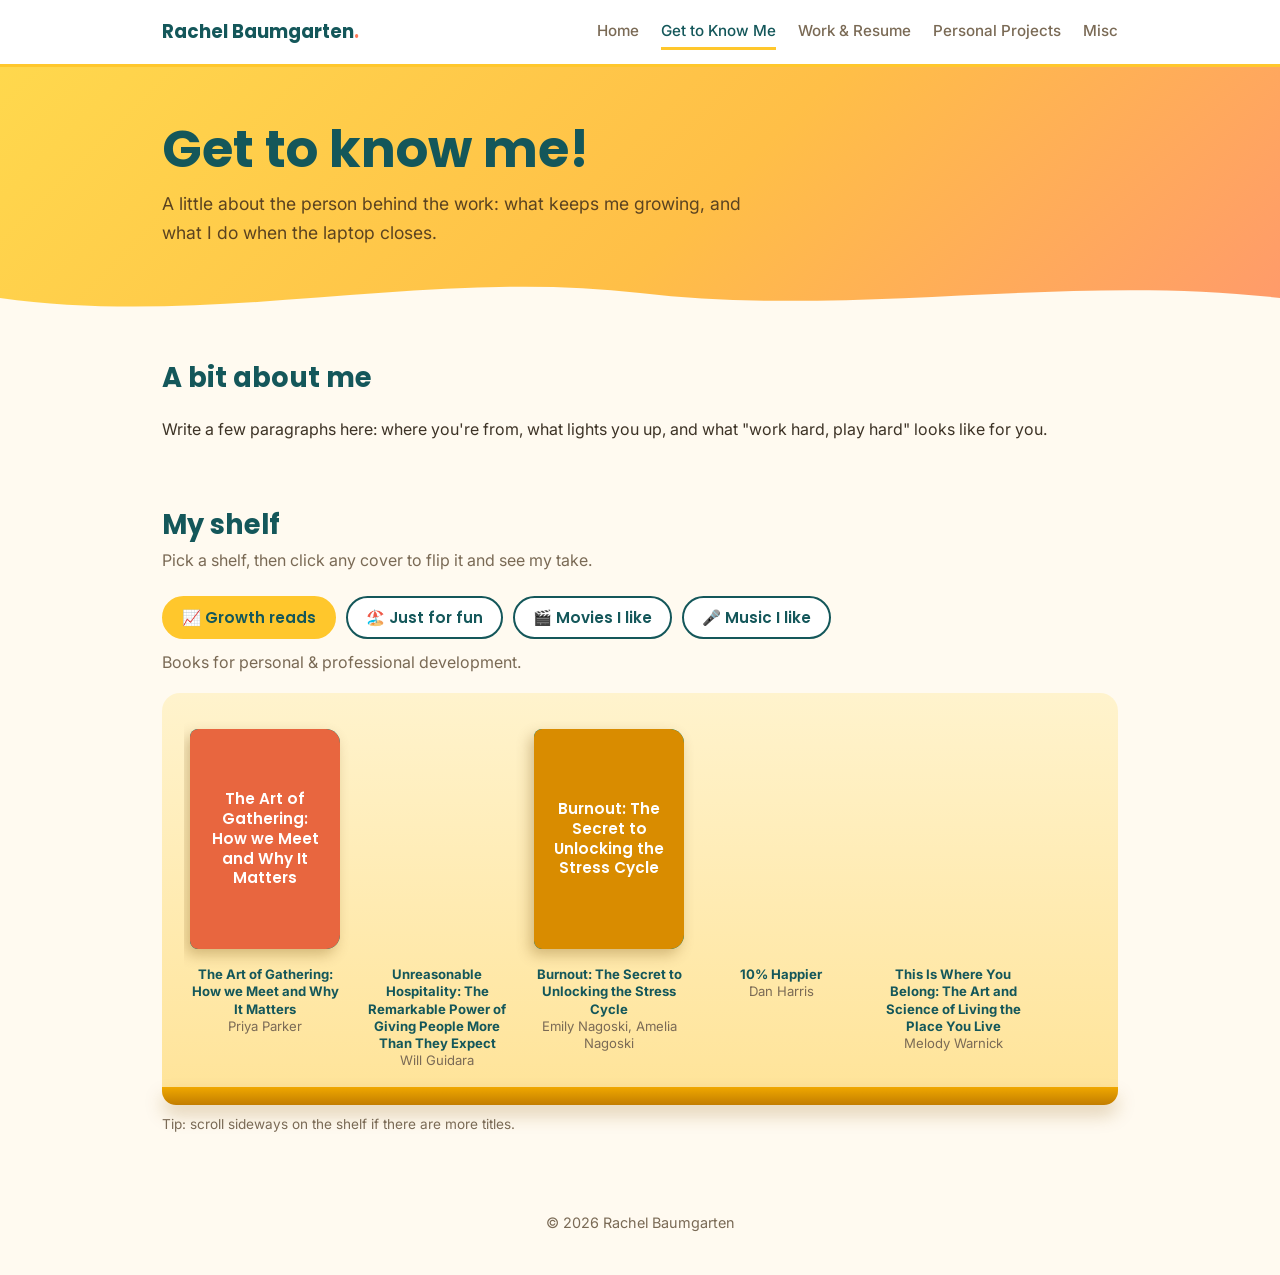
<file: about.html>
<!DOCTYPE html>
<html lang="en">
<head>
  <meta charset="UTF-8">
  <meta name="viewport" content="width=device-width, initial-scale=1">
  <title>Get to Know Me | Rachel Baumgarten</title>
  <link rel="preconnect" href="https://fonts.googleapis.com">
  <link href="https://fonts.googleapis.com/css2?family=Inter:wght@400;500;600&family=Poppins:wght@500;600;700&display=swap" rel="stylesheet">
  <link rel="stylesheet" href="style.css">
</head>
<body>
  <header>
    <nav>
      <span class="brand">Rachel Baumgarten<span>.</span></span>
      <a href="index.html">Home</a>
      <a href="about.html" class="active">Get to Know Me</a>
      <a href="resume.html">Work &amp; Resume</a>
      <a href="projects.html">Personal Projects</a>
      <a href="misc.html">Misc</a>
    </nav>
  </header>

  <main>
    <section class="page-hero">
      <div class="wrap">
        <h1>Get to know me!</h1>
        <!-- ✏️ A one-line welcome -->
        <p>A little about the person behind the work: what keeps me growing, and what I do when the laptop closes.</p>
      </div>
    </section>
    <svg class="wave" viewBox="0 0 1440 50" preserveAspectRatio="none" aria-hidden="true"><path d="M0,30 C240,60 480,0 720,25 C960,50 1200,5 1440,30 L1440,50 L0,50 Z"/></svg>

    <section class="section">
      <div class="wrap">
        <div class="section-head">
          <h2>A bit about me</h2>
        </div>
        <!-- ✏️ YOUR STORY: a few paragraphs about you (singing, water, sports, leading, etc.) -->
        <p>Write a few paragraphs here: where you're from, what lights you up, and what "work hard, play hard" looks like for you.</p>
      </div>
    </section>

    <section class="section">
      <div class="wrap">
        <div class="section-head">
          <h2>My shelf</h2>
          <p>Pick a shelf, then click any cover to flip it and see my take.</p>
        </div>

        <div class="shelf-tabs" id="shelf-tabs" role="tablist" aria-label="Shelves"></div>
        <p class="shelf-intro" id="shelf-intro"></p>

        <div class="shelf">
          <div class="shelf-row" id="shelf-row"></div>
        </div>
        <div class="shelf-board"></div>
        <p class="flip-hint">Tip: scroll sideways on the shelf if there are more titles.</p>
      </div>
    </section>
  </main>

  <footer>&copy; 2026 Rachel Baumgarten</footer>

  <!-- ✏️ Edit your shelf contents in shelf-data.js (no need to touch shelf.js) -->
  <script src="shelf-data.js"></script>
  <script src="shelf.js"></script>
</body>
</html>
</file>
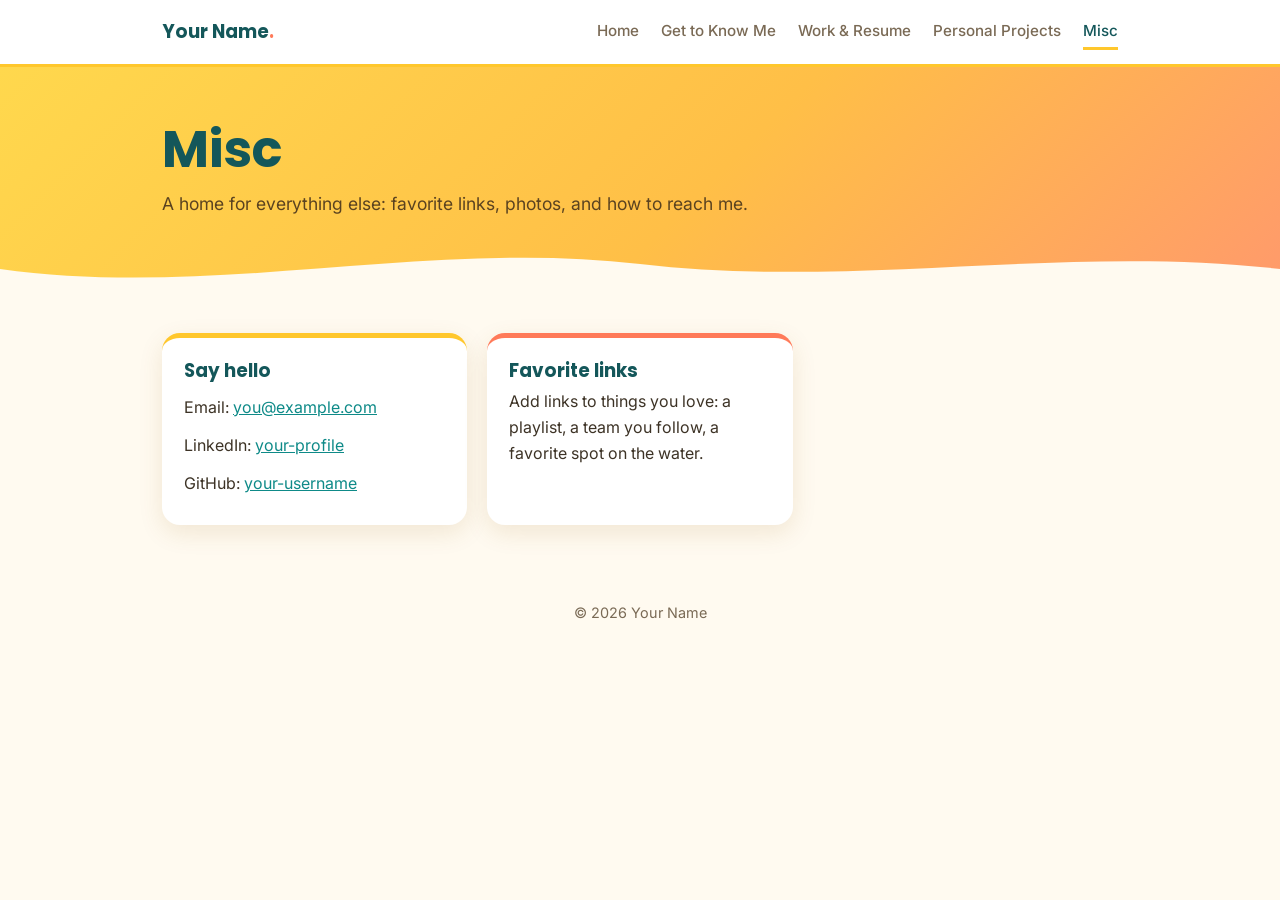
<file: misc.html>
<!DOCTYPE html>
<html lang="en">
<head>
  <meta charset="UTF-8">
  <meta name="viewport" content="width=device-width, initial-scale=1">
  <title>Misc | Your Name</title>
  <link rel="preconnect" href="https://fonts.googleapis.com">
  <link href="https://fonts.googleapis.com/css2?family=Inter:wght@400;500;600&family=Poppins:wght@500;600;700&display=swap" rel="stylesheet">
  <link rel="stylesheet" href="style.css">
</head>
<body>
  <header>
    <nav>
      <span class="brand">Your Name<span>.</span></span>
      <a href="index.html">Home</a>
      <a href="about.html">Get to Know Me</a>
      <a href="resume.html">Work &amp; Resume</a>
      <a href="projects.html">Personal Projects</a>
      <a href="misc.html" class="active">Misc</a>
    </nav>
  </header>

  <main>
    <section class="page-hero">
      <div class="wrap">
        <h1>Misc</h1>
        <p>A home for everything else: favorite links, photos, and how to reach me.</p>
      </div>
    </section>
    <svg class="wave" viewBox="0 0 1440 50" preserveAspectRatio="none" aria-hidden="true"><path d="M0,30 C240,60 480,0 720,25 C960,50 1200,5 1440,30 L1440,50 L0,50 Z"/></svg>

    <section class="section">
      <div class="wrap">
        <div class="grid">
          <div class="card">
            <h3>Say hello</h3>
            <ul class="contact-list">
              <!-- ✏️ Your real contact details -->
              <li>Email: <a href="mailto:you@example.com">you@example.com</a></li>
              <li>LinkedIn: <a href="https://www.linkedin.com/in/your-profile" target="_blank" rel="noopener">your-profile</a></li>
              <li>GitHub: <a href="https://github.com/your-username" target="_blank" rel="noopener">your-username</a></li>
            </ul>
          </div>
          <div class="card">
            <h3>Favorite links</h3>
            <p>Add links to things you love: a playlist, a team you follow, a favorite spot on the water.</p>
          </div>
        </div>
      </div>
    </section>
  </main>

  <footer>&copy; 2026 Your Name</footer>
</body>
</html>
</file>
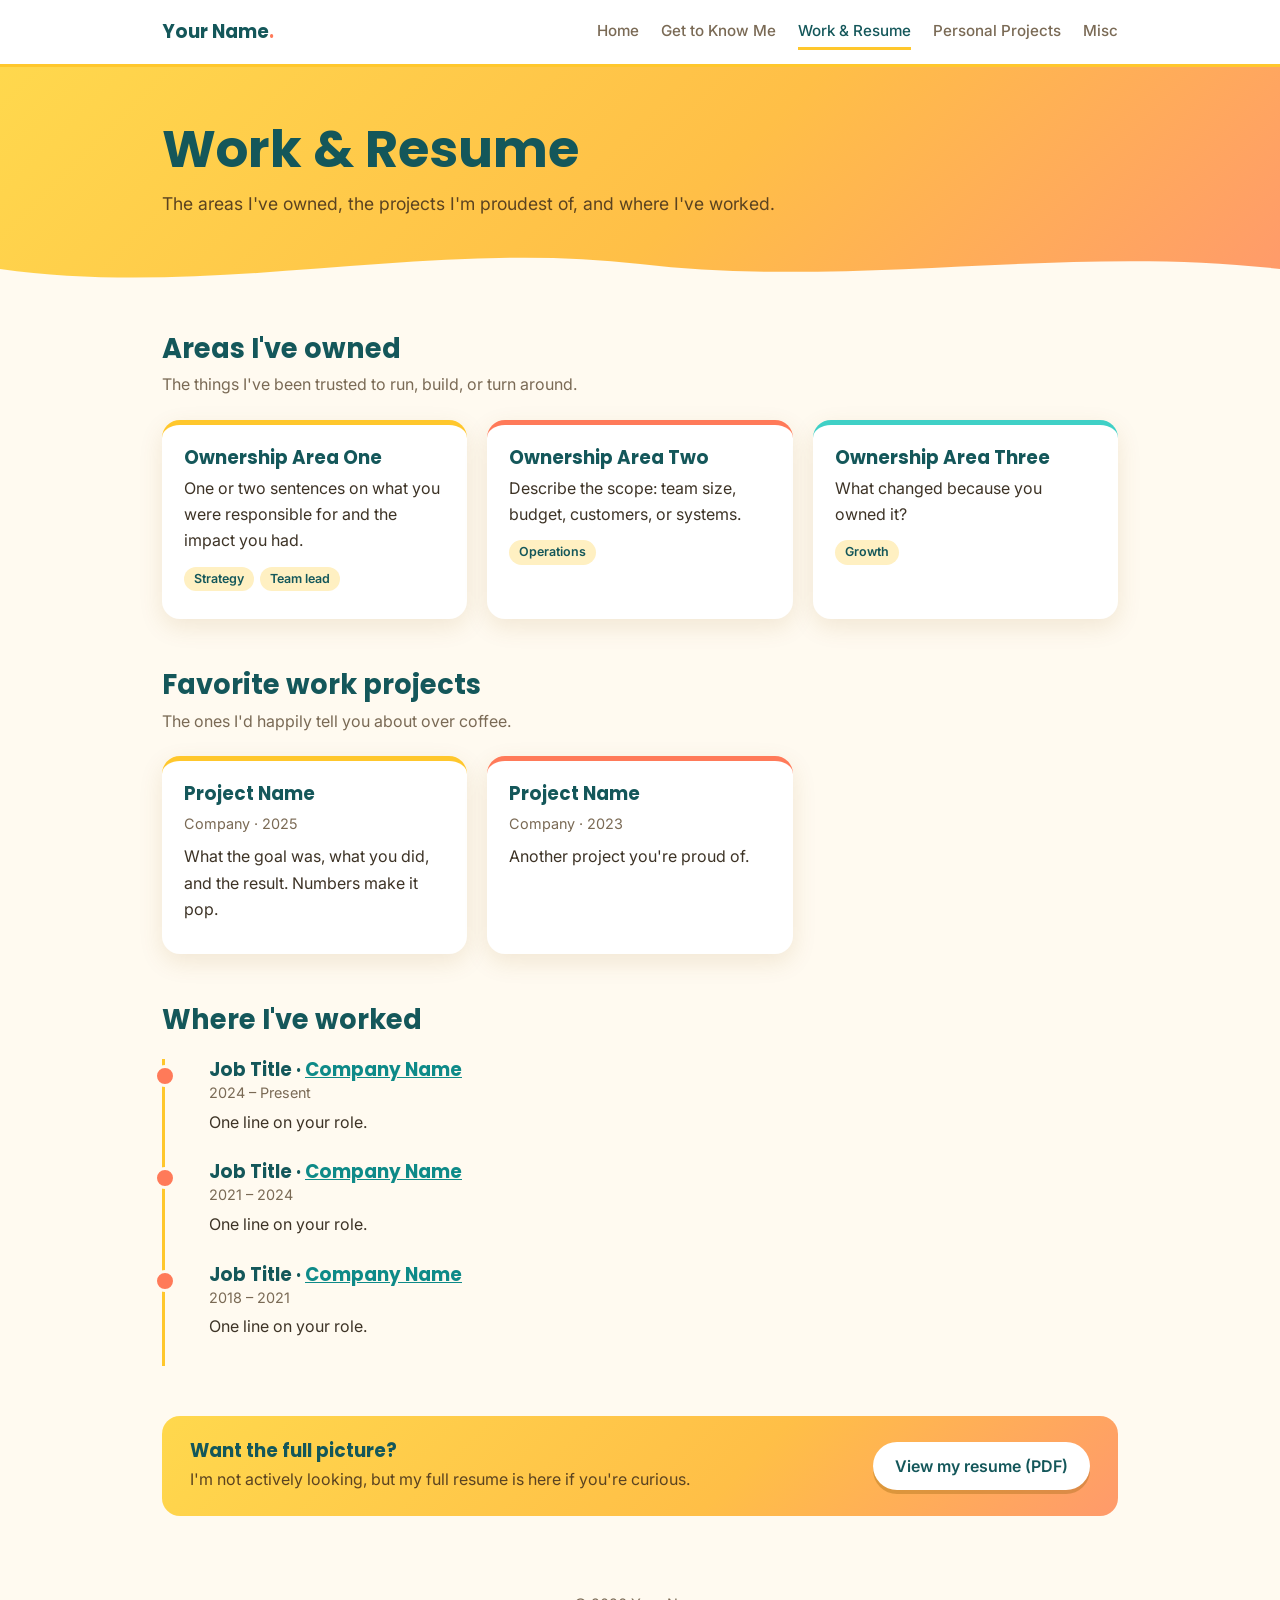
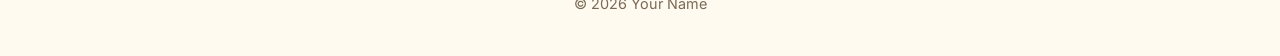
<file: resume.html>
<!DOCTYPE html>
<html lang="en">
<head>
  <meta charset="UTF-8">
  <meta name="viewport" content="width=device-width, initial-scale=1">
  <title>Work &amp; Resume | Your Name</title>
  <link rel="preconnect" href="https://fonts.googleapis.com">
  <link href="https://fonts.googleapis.com/css2?family=Inter:wght@400;500;600&family=Poppins:wght@500;600;700&display=swap" rel="stylesheet">
  <link rel="stylesheet" href="style.css">
</head>
<body>
  <header>
    <nav>
      <span class="brand">Your Name<span>.</span></span>
      <a href="index.html">Home</a>
      <a href="about.html">Get to Know Me</a>
      <a href="resume.html" class="active">Work &amp; Resume</a>
      <a href="projects.html">Personal Projects</a>
      <a href="misc.html">Misc</a>
    </nav>
  </header>

  <main>
    <section class="page-hero">
      <div class="wrap">
        <h1>Work &amp; Resume</h1>
        <!-- ✏️ One-line intro -->
        <p>The areas I've owned, the projects I'm proudest of, and where I've worked.</p>
      </div>
    </section>
    <svg class="wave" viewBox="0 0 1440 50" preserveAspectRatio="none" aria-hidden="true"><path d="M0,30 C240,60 480,0 720,25 C960,50 1200,5 1440,30 L1440,50 L0,50 Z"/></svg>

    <!-- ===== Ownership areas ===== -->
    <section class="section">
      <div class="wrap">
        <div class="section-head">
          <h2>Areas I've owned</h2>
          <p>The things I've been trusted to run, build, or turn around.</p>
        </div>
        <div class="grid">
          <!-- ✏️ Copy a whole <div class="card"> block to add more -->
          <div class="card">
            <h3>Ownership Area One</h3>
            <p>One or two sentences on what you were responsible for and the impact you had.</p>
            <span class="tag">Strategy</span><span class="tag">Team lead</span>
          </div>
          <div class="card">
            <h3>Ownership Area Two</h3>
            <p>Describe the scope: team size, budget, customers, or systems.</p>
            <span class="tag">Operations</span>
          </div>
          <div class="card">
            <h3>Ownership Area Three</h3>
            <p>What changed because you owned it?</p>
            <span class="tag">Growth</span>
          </div>
        </div>
      </div>
    </section>

    <!-- ===== Favorite projects ===== -->
    <section class="section">
      <div class="wrap">
        <div class="section-head">
          <h2>Favorite work projects</h2>
          <p>The ones I'd happily tell you about over coffee.</p>
        </div>
        <div class="grid">
          <div class="card">
            <h3>Project Name</h3>
            <p class="meta">Company &middot; 2025</p>
            <p>What the goal was, what you did, and the result. Numbers make it pop.</p>
          </div>
          <div class="card">
            <h3>Project Name</h3>
            <p class="meta">Company &middot; 2023</p>
            <p>Another project you're proud of.</p>
          </div>
        </div>
      </div>
    </section>

    <!-- ===== Work history ===== -->
    <section class="section">
      <div class="wrap">
        <div class="section-head">
          <h2>Where I've worked</h2>
        </div>
        <ul class="timeline">
          <!-- ✏️ One <li> per job, newest first. Copy and paste to add more (up to 5, or more). -->
          <li>
            <h3>Job Title &middot; <a href="https://example.com" target="_blank" rel="noopener">Company Name</a></h3>
            <p class="when">2024 &ndash; Present</p>
            <p>One line on your role.</p>
          </li>
          <li>
            <h3>Job Title &middot; <a href="https://example.com" target="_blank" rel="noopener">Company Name</a></h3>
            <p class="when">2021 &ndash; 2024</p>
            <p>One line on your role.</p>
          </li>
          <li>
            <h3>Job Title &middot; <a href="https://example.com" target="_blank" rel="noopener">Company Name</a></h3>
            <p class="when">2018 &ndash; 2021</p>
            <p>One line on your role.</p>
          </li>
        </ul>
      </div>
    </section>

    <!-- ===== Resume link ===== -->
    <section class="section">
      <div class="wrap">
        <div class="callout">
          <div>
            <h3>Want the full picture?</h3>
            <p>I'm not actively looking, but my full resume is here if you're curious.</p>
          </div>
          <!-- ✏️ Put your PDF in this folder named resume.pdf -->
          <a class="button" href="resume.pdf" target="_blank" rel="noopener">View my resume (PDF)</a>
        </div>
      </div>
    </section>
  </main>

  <footer>&copy; 2026 Your Name</footer>
</body>
</html>
</file>
<file: style.css>
/* =========================================================
   Shared styles for every page.
   Palette (Spring): sunny yellow, peach, coral, turquoise,
   on a warm cream background with deep-teal headings.
   Change the colors in :root and the whole site updates.
   ========================================================= */
:root {
  --navy: #14575a;     /* deep teal: headings & dark accents */
  --ocean: #0e8a88;    /* turquoise (darker, readable for links) */
  --aqua: #3fd0c6;     /* bright turquoise */
  --sun: #ffc72c;      /* sunny yellow */
  --coral: #ff7a59;
  --butter: #fff0c2;   /* soft yellow tint */
  --peach: #ffd9b8;
  --foam: #fffaf0;     /* page background (warm cream) */
  --white: #ffffff;
  --ink: #3d3326;      /* warm dark text */
  --muted: #7a6a55;
  --line: #f3e3b8;
  --shadow: 0 8px 24px rgba(140, 90, 0, 0.12);
  --radius: 18px;
  --heading: "Poppins", system-ui, sans-serif;
  --body: "Inter", system-ui, -apple-system, "Segoe UI", sans-serif;
}

* { box-sizing: border-box; }

body {
  margin: 0;
  font-family: var(--body);
  background: var(--foam);
  color: var(--ink);
  line-height: 1.65;
}

img { max-width: 100%; display: block; }
a { color: var(--ocean); }
.wrap { max-width: 1000px; margin: 0 auto; padding: 0 22px; }

h1, h2, h3 { font-family: var(--heading); line-height: 1.2; color: var(--navy); }
h1 { font-size: clamp(2rem, 5vw, 3.2rem); margin: 0 0 8px; }
h2 { font-size: 1.7rem; margin: 0 0 6px; }
h3 { font-size: 1.15rem; margin: 0 0 6px; }

/* ---------- Header / nav ---------- */
header {
  background: var(--white);
  border-bottom: 3px solid var(--sun);
  position: sticky;
  top: 0;
  z-index: 20;
}
nav {
  max-width: 1000px;
  margin: 0 auto;
  padding: 14px 22px;
  display: flex;
  flex-wrap: wrap;
  gap: 6px 22px;
  align-items: center;
}
nav .brand {
  font-family: var(--heading);
  font-weight: 700;
  color: var(--navy);
  margin-right: auto;
  font-size: 1.15rem;
}
nav .brand span { color: var(--coral); }
nav a {
  color: var(--muted);
  text-decoration: none;
  font-weight: 500;
  font-size: 0.95rem;
  padding: 4px 0;
  border-bottom: 3px solid transparent;
}
nav a:hover { color: var(--navy); }
nav a.active { color: var(--navy); border-bottom-color: var(--sun); }

/* ---------- Page sections ---------- */
main { padding-bottom: 40px; }
.section { padding: 44px 0 6px; }
.section-head { margin-bottom: 22px; }
.section-head p { margin: 0; color: var(--muted); }

.page-hero {
  background: linear-gradient(135deg, #ffd84d 0%, #ffbf47 55%, #ff9a6b 100%);
  color: var(--ink);
  padding: 52px 0 70px;
  position: relative;
}
.page-hero h1 { color: var(--navy); }
.page-hero p { margin: 0; max-width: 620px; color: #5b4320; font-size: 1.1rem; }
.wave { display: block; width: 100%; height: 50px; margin-top: -49px; position: relative; }
.wave path { fill: var(--foam); }

/* ---------- Buttons ---------- */
.button {
  display: inline-block;
  background: var(--sun);
  color: var(--navy);
  font-weight: 600;
  padding: 11px 22px;
  border-radius: 999px;
  text-decoration: none;
  transition: transform 0.15s ease, box-shadow 0.15s ease;
  box-shadow: 0 4px 0 #d99a00;
}
.button:hover { transform: translateY(-2px); }
.button.ghost {
  background: transparent;
  color: var(--navy);
  box-shadow: none;
  border: 2px solid var(--navy);
  padding: 9px 20px;
}
.btn-row { display: flex; flex-wrap: wrap; gap: 14px; margin-top: 22px; }

/* ---------- Home hero ---------- */
.hero {
  background: linear-gradient(180deg, #fff0c2 0%, var(--foam) 100%);
  padding: 54px 0 20px;
}
.hero-grid {
  display: grid;
  grid-template-columns: 340px 1fr;
  gap: 48px;
  align-items: center;
}
.photo-frame {
  position: relative;
  aspect-ratio: 4 / 5;
  border-radius: 28px;
  background: linear-gradient(160deg, #ffe48a, #ffb347);
  box-shadow: 14px 14px 0 var(--aqua);
  overflow: hidden;
  display: grid;
  place-items: center;
}
.photo-frame img { position: absolute; inset: 0; width: 100%; height: 100%; object-fit: cover; z-index: 1; }
.photo-fallback { color: var(--navy); font-family: var(--heading); font-weight: 600; text-align: center; padding: 20px; }
.eyebrow { color: var(--coral); font-weight: 600; margin: 0 0 4px; letter-spacing: 0.04em; }
.tagline { font-family: var(--heading); font-weight: 600; color: var(--ocean); margin: 0 0 14px; }

.tiles { display: grid; grid-template-columns: repeat(auto-fit, minmax(200px, 1fr)); gap: 18px; }
.tile {
  display: block;
  text-decoration: none;
  color: var(--ink);
  background: var(--white);
  border-radius: var(--radius);
  padding: 22px;
  box-shadow: var(--shadow);
  border-top: 5px solid var(--sun);
  transition: transform 0.15s ease;
}
.tile:hover { transform: translateY(-4px); }
.tile:nth-child(2) { border-top-color: var(--coral); }
.tile:nth-child(3) { border-top-color: var(--aqua); }
.tile p { margin: 0; color: var(--muted); font-size: 0.95rem; }
.tile .emoji { font-size: 1.6rem; }

/* ---------- Generic cards & grids ---------- */
.grid { display: grid; grid-template-columns: repeat(auto-fill, minmax(280px, 1fr)); gap: 20px; }
.card {
  background: var(--white);
  border-radius: var(--radius);
  box-shadow: var(--shadow);
  padding: 22px;
  border-top: 5px solid var(--sun);
}
.grid .card:nth-child(3n+2) { border-top-color: var(--coral); }
.grid .card:nth-child(3n+3) { border-top-color: var(--aqua); }
.card p { margin: 0 0 10px; }
.card .meta { color: var(--muted); font-size: 0.9rem; margin-bottom: 8px; }
.card .card-link { font-weight: 600; text-decoration: none; }
.card .card-link:hover { text-decoration: underline; }

.tag {
  display: inline-block;
  font-size: 0.78rem;
  font-weight: 600;
  background: var(--butter);
  color: var(--navy);
  padding: 2px 10px;
  border-radius: 999px;
  margin: 0 6px 6px 0;
}

/* small photos inside cards */
.photos { display: flex; gap: 8px; margin: 0 0 14px; }
.photos .ph {
  flex: 1;
  aspect-ratio: 4 / 3;
  border-radius: 12px;
  background: linear-gradient(135deg, #ffe9b0, #fff6dc);
  overflow: hidden;
  position: relative;
  display: grid;
  place-items: center;
  color: var(--muted);
  font-size: 0.8rem;
}
.photos .ph img { position: absolute; inset: 0; width: 100%; height: 100%; object-fit: cover; z-index: 1; }

/* ---------- Work history timeline ---------- */
.timeline { list-style: none; margin: 0; padding: 0 0 0 22px; border-left: 3px solid var(--sun); }
.timeline li { position: relative; padding: 0 0 26px 22px; }
.timeline li::before {
  content: "";
  position: absolute;
  left: -33px;
  top: 6px;
  width: 16px;
  height: 16px;
  border-radius: 50%;
  background: var(--coral);
  border: 3px solid var(--foam);
}
.timeline h3 { margin: 0; }
.timeline .when { color: var(--muted); font-size: 0.9rem; margin: 0 0 4px; }
.timeline p { margin: 0; }

.callout {
  background: linear-gradient(135deg, #ffd84d 0%, #ffbf47 60%, #ff9a6b 100%);
  color: #5b4320;
  border-radius: var(--radius);
  padding: 24px 28px;
  display: flex;
  flex-wrap: wrap;
  gap: 16px 28px;
  align-items: center;
  justify-content: space-between;
}
.callout h3 { color: var(--navy); margin: 0 0 4px; }
.callout p { margin: 0; }
.callout .button { background: var(--white); box-shadow: 0 4px 0 rgba(140, 90, 0, 0.3); }

/* ---------- Bookshelf ---------- */
.shelf-tabs { display: flex; flex-wrap: wrap; gap: 10px; margin-bottom: 8px; }
.shelf-tabs button {
  font-family: var(--heading);
  font-weight: 600;
  font-size: 0.95rem;
  border: 2px solid var(--navy);
  background: var(--white);
  color: var(--navy);
  padding: 8px 18px;
  border-radius: 999px;
  cursor: pointer;
}
.shelf-tabs button[aria-selected="true"] { background: var(--sun); border-color: var(--sun); color: var(--navy); }
.shelf-intro { color: var(--muted); margin: 10px 0 0; min-height: 1.6em; }

.shelf {
  margin-top: 18px;
  background: linear-gradient(180deg, #fff3cd 0%, #ffe49a 100%);
  border-radius: var(--radius) var(--radius) 0 0;
  padding: 26px 22px 0;
}
.shelf-row {
  display: flex;
  gap: 22px;
  overflow-x: auto;
  padding: 10px 6px 18px;
  scroll-snap-type: x proximity;
}
.shelf-board {
  height: 18px;
  background: linear-gradient(180deg, #f0a800, #c27d00);
  border-radius: 0 0 14px 14px;
  box-shadow: 0 10px 18px rgba(140, 90, 0, 0.25);
}

.item { flex: 0 0 150px; scroll-snap-align: start; text-align: center; }
.flip {
  perspective: 800px;
  width: 150px;
  height: 220px;
  background: none;
  border: 0;
  padding: 0;
  cursor: pointer;
  font: inherit;
  color: inherit;
}
.flip-inner {
  position: relative;
  width: 100%;
  height: 100%;
  transition: transform 0.55s;
  transform-style: preserve-3d;
}
.flip.flipped .flip-inner { transform: rotateY(180deg); }
.face {
  position: absolute;
  inset: 0;
  backface-visibility: hidden;
  -webkit-backface-visibility: hidden;
  border-radius: 8px 14px 14px 8px;
  box-shadow: -4px 6px 14px rgba(110, 70, 0, 0.3);
  overflow: hidden;
}
.face.front { background: var(--ocean); }
.face.front img { width: 100%; height: 100%; object-fit: cover; }
.face.placeholder {
  display: grid;
  place-items: center;
  padding: 14px;
  color: var(--white);
  font-family: var(--heading);
  font-weight: 600;
  font-size: 0.95rem;
  line-height: 1.3;
}
.face.back {
  transform: rotateY(180deg);
  background: var(--white);
  padding: 14px 12px;
  font-size: 0.8rem;
  text-align: left;
  overflow-y: auto;
  border-top: 5px solid var(--sun);
}
.face.back strong { display: block; color: var(--navy); margin-bottom: 4px; }
.face.back a { font-weight: 600; }
.item .caption { margin-top: 10px; font-size: 0.82rem; line-height: 1.3; }
.item .caption b { display: block; color: var(--navy); }
.item .caption span { color: var(--muted); }
.flip-hint { font-size: 0.85rem; color: var(--muted); margin: 8px 0 0; }

/* ---------- Misc ---------- */
.contact-list { list-style: none; padding: 0; margin: 0; }
.contact-list li { padding: 6px 0; }

footer {
  text-align: center;
  color: var(--muted);
  font-size: 0.9rem;
  padding: 30px 20px 40px;
}

/* ---------- Mobile ---------- */
@media (max-width: 760px) {
  .hero-grid { grid-template-columns: 1fr; gap: 34px; }
  .photo-frame { max-width: 300px; margin: 0 auto; }
  nav { gap: 4px 16px; }
  nav .brand { width: 100%; }
}
</file>
